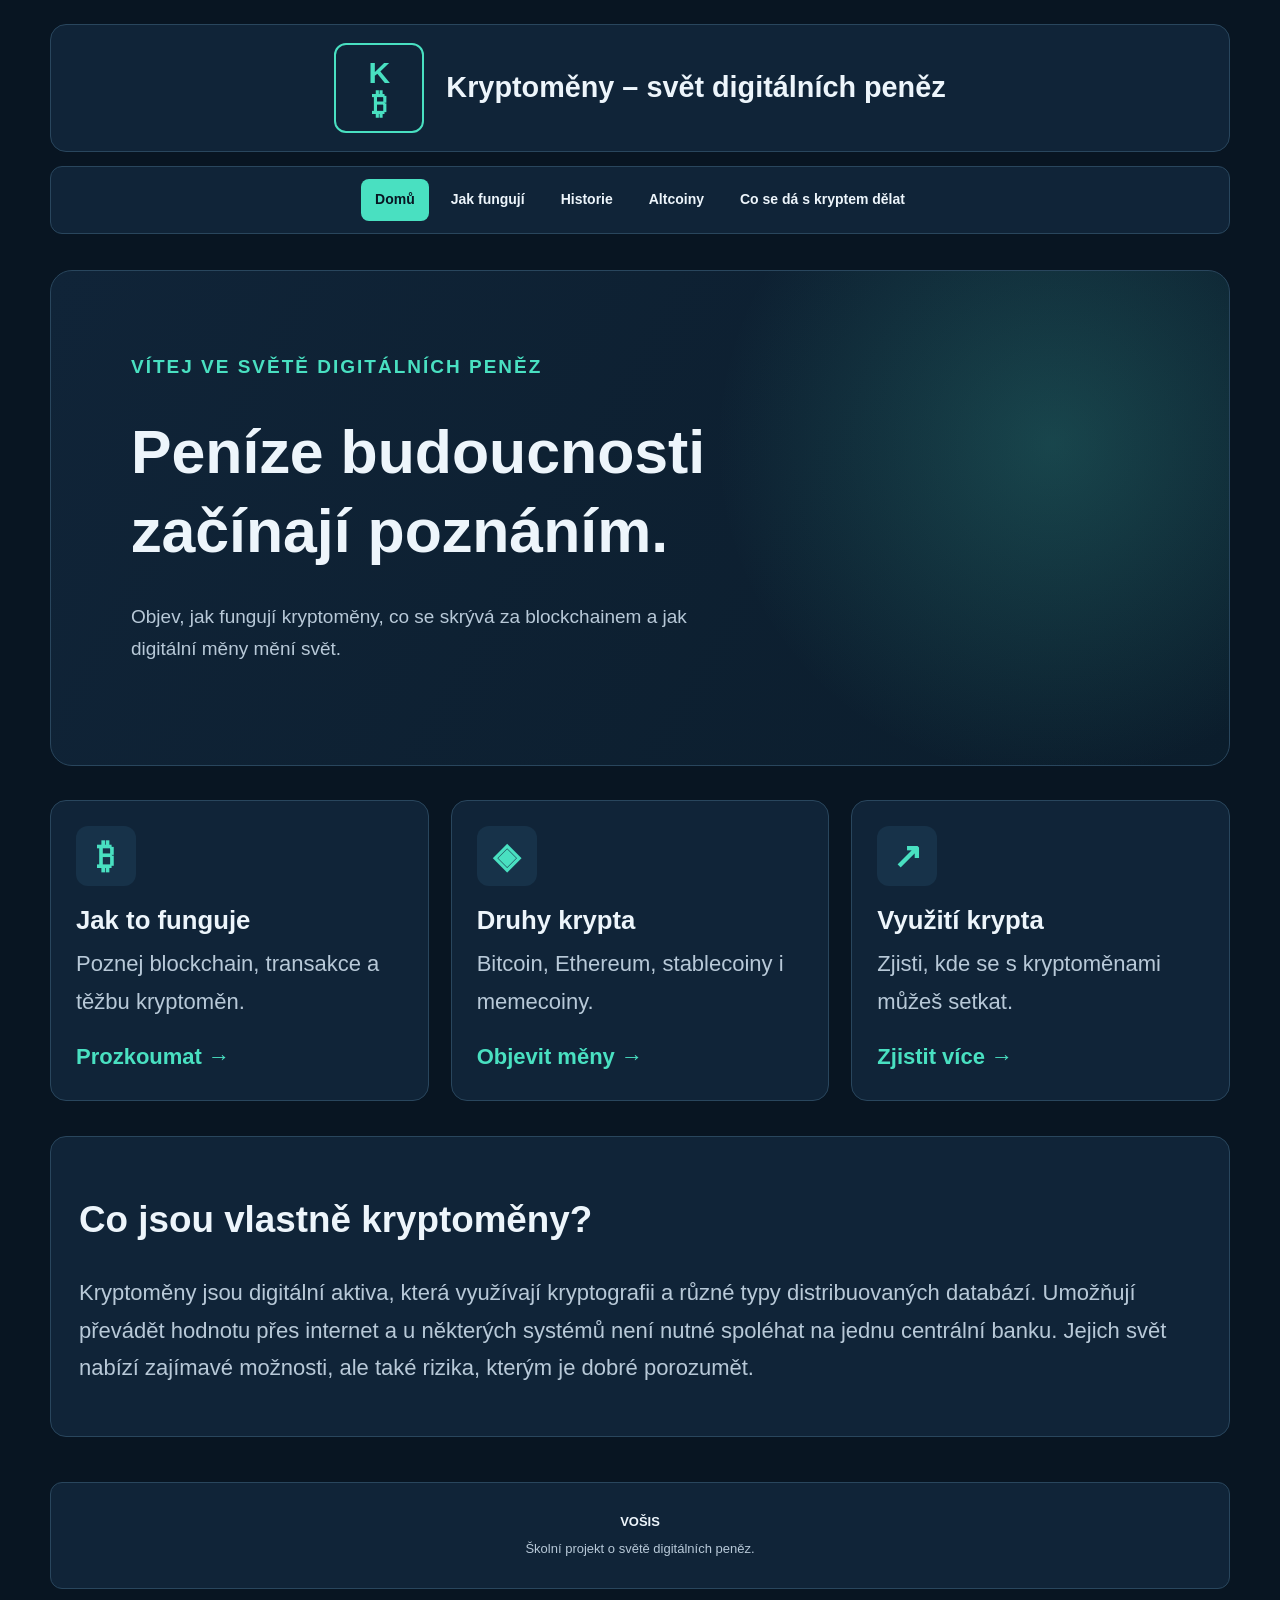
<file: index.html>
<!DOCTYPE html>
<html lang="cs">
<head>
    <meta charset="UTF-8">
    <meta name="viewport" content="width=device-width, initial-scale=1.0">
    <title>Kryptoměny – svět digitálních peněz</title>
    <link rel="icon" type="image/png" href="favicon.png">
    <link rel="stylesheet" href="style.css">
</head>
<body>

<div class="stranka">

    <div class="horni-panel">

    <header class="hlavicka">
        <a href="index.html" class="logo">K<br>₿</a>
        <h1>Kryptoměny – svět digitálních peněz</h1>
    </header>

    <nav class="navigace">
    <a href="index.html" class="aktivni">Domů</a>
    <a href="fungovani.html">Jak fungují</a>
    <a href="historie.html">Historie</a>
    <a href="altcoiny.html">Altcoiny</a>
    <a href="vyuziti.html">Co se dá s kryptem dělat</a>
</nav>

</div>

    <main>
        <section class="uvodni-banner">
            <div class="uvodni-obsah">
                <p class="nadpis-maly">VÍTEJ VE SVĚTĚ DIGITÁLNÍCH PENĚZ</p>
                <h2>Peníze budoucnosti<br>začínají poznáním.</h2>
                <p>
                    Objev, jak fungují kryptoměny, co se skrývá
                    za blockchainem a jak digitální měny mění svět.
                </p>
            </div>
        </section>

        <section class="rozcestnik">
            <a href="fungovani.html" class="rozcestnik-karta">
                <span class="karta-ikona">₿</span>
                <h3>Jak to funguje</h3>
                <p>Poznej blockchain, transakce a těžbu kryptoměn.</p>
                <span class="odkaz">Prozkoumat →</span>
            </a>

            <a href="altcoiny.html" class="rozcestnik-karta">
                <span class="karta-ikona">◈</span>
                <h3>Druhy krypta</h3>
                <p>Bitcoin, Ethereum, stablecoiny i memecoiny.</p>
                <span class="odkaz">Objevit měny →</span>
            </a>

            <a href="vyuziti.html" class="rozcestnik-karta">
                <span class="karta-ikona">↗</span>
                <h3>Využití krypta</h3>
                <p>Zjisti, kde se s kryptoměnami můžeš setkat.</p>
                <span class="odkaz">Zjistit více →</span>
            </a>
        </section>

        <section class="uvodni-info">
            <h2>Co jsou vlastně kryptoměny?</h2>
            <p>
                Kryptoměny jsou digitální aktiva, která využívají
                kryptografii a různé typy distribuovaných databází.
                Umožňují převádět hodnotu přes internet a u některých
                systémů není nutné spoléhat na jednu centrální banku.
                Jejich svět nabízí zajímavé možnosti, ale také rizika,
                kterým je dobré porozumět.
            </p>
        </section>
    </main>

    <footer class="paticka">
        <p>VOŠIS</p>
        <p>Školní projekt o světě digitálních peněz.</p>
    </footer>

</div>

</body>
</html>
</file>
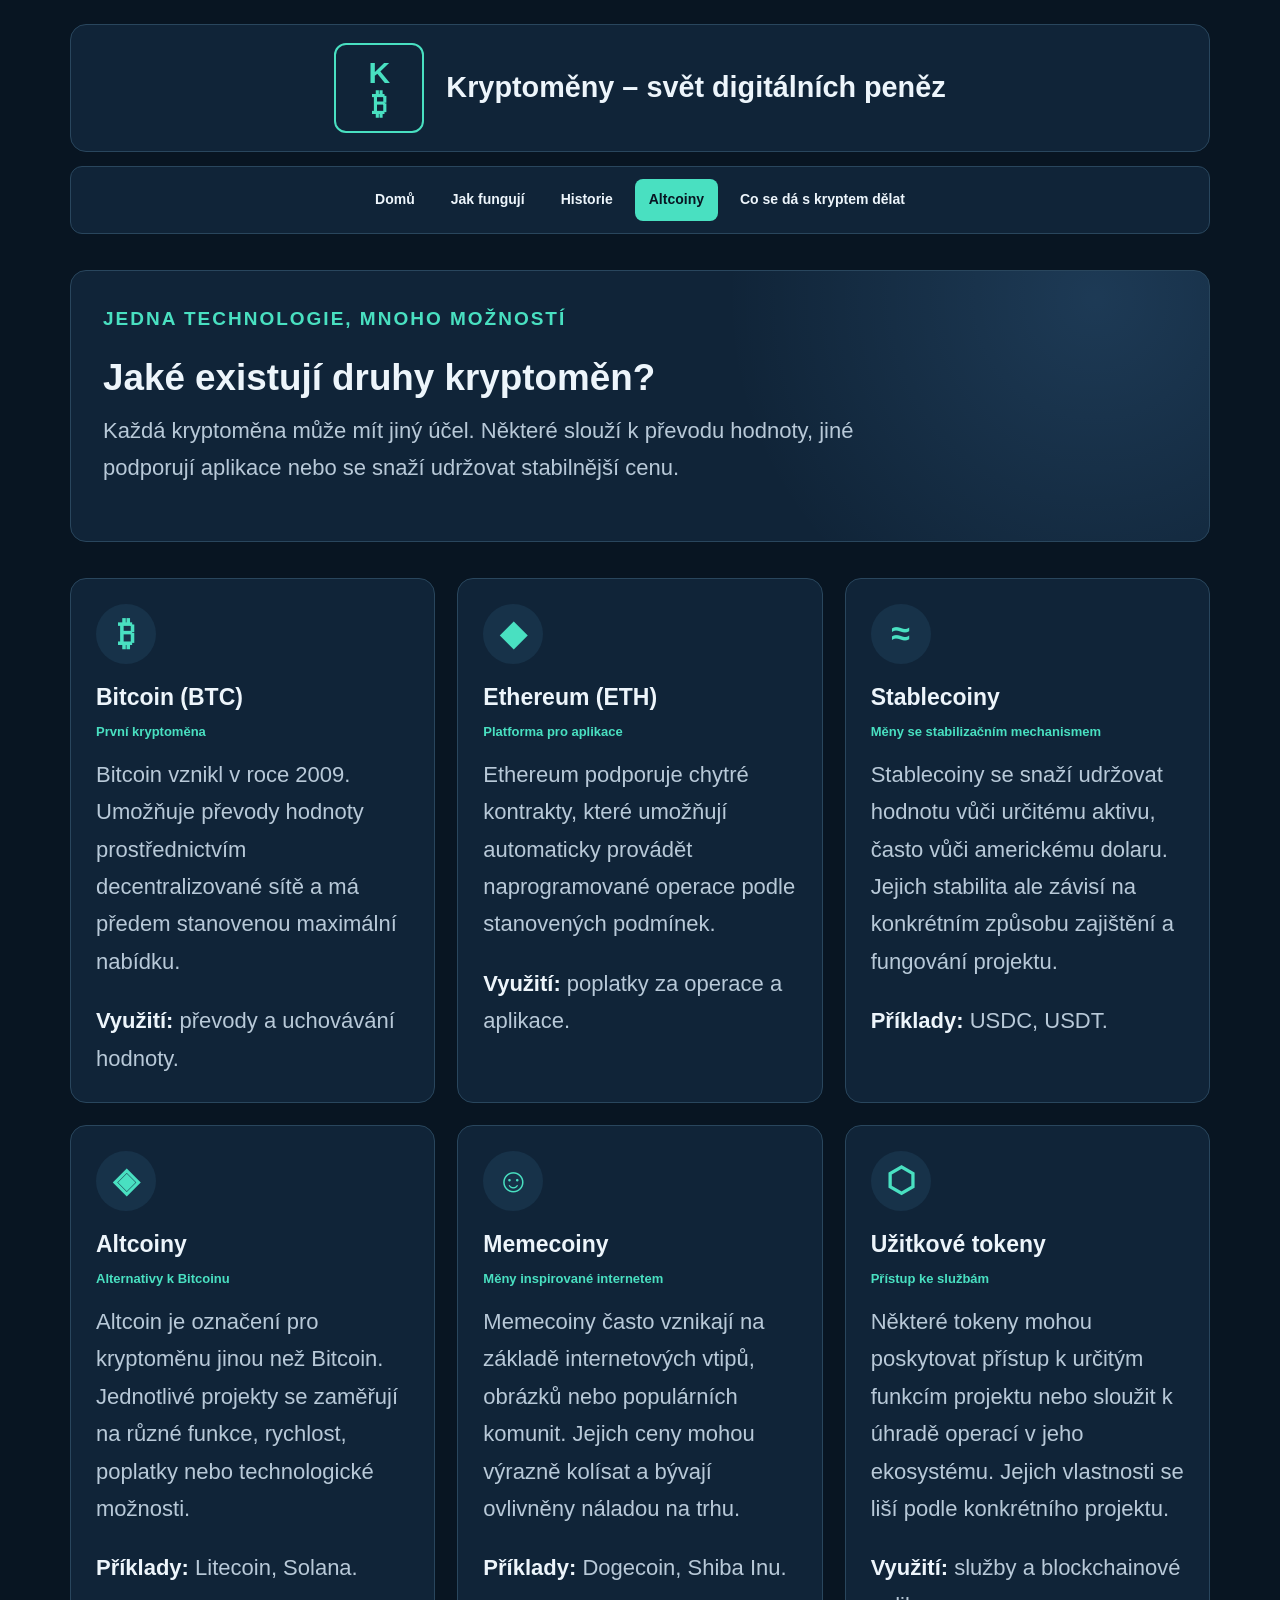
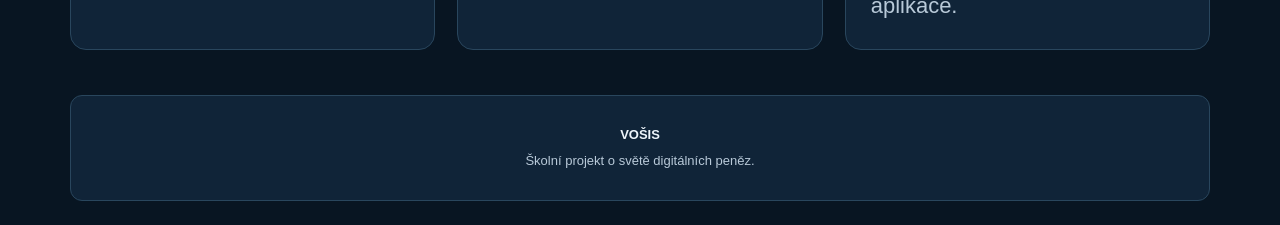
<file: altcoiny.html>
<!DOCTYPE html>
<html lang="cs">
<head>
    <meta charset="UTF-8">
    <meta name="viewport" content="width=device-width, initial-scale=1.0">
    <title>Altcoiny a druhy kryptoměn | Kryptoměny</title>
    <link rel="icon" type="image/png" href="favicon.png">
    <link rel="stylesheet" href="style.css">
</head>
<body>

<div class="stranka">

    <div class="stranka">

    <div class="horni-panel">

    <header class="hlavicka">
        <a href="index.html" class="logo">K<br>₿</a>
        <h1>Kryptoměny – svět digitálních peněz</h1>
    </header>

   <nav class="navigace">
    <a href="index.html">Domů</a>
    <a href="fungovani.html">Jak fungují</a>
    <a href="historie.html">Historie</a>
    <a href="altcoiny.html" class="aktivni">Altcoiny</a>
    <a href="vyuziti.html">Co se dá s kryptem dělat</a>
</nav>

</div>
    <main>
        <section class="historie-uvod">
            <p class="nadpis-maly">JEDNA TECHNOLOGIE, MNOHO MOŽNOSTÍ</p>
            <h2>Jaké existují druhy kryptoměn?</h2>
            <p>
                Každá kryptoměna může mít jiný účel.
                Některé slouží k převodu hodnoty, jiné podporují
                aplikace nebo se snaží udržovat stabilnější cenu.
            </p>
        </section>

        <section class="krypto-karty">

            <article class="krypto-karta bitcoin">
                <div class="mince">₿</div>
                <h2>Bitcoin (BTC)</h2>
                <p class="kategorie">První kryptoměna</p>
                <p>
                    Bitcoin vznikl v roce 2009. Umožňuje převody
                    hodnoty prostřednictvím decentralizované sítě
                    a má předem stanovenou maximální nabídku.
                </p>
                <p><strong>Využití:</strong> převody a uchovávání hodnoty.</p>
            </article>

            <article class="krypto-karta ethereum">
                <div class="mince">◆</div>
                <h2>Ethereum (ETH)</h2>
                <p class="kategorie">Platforma pro aplikace</p>
                <p>
                    Ethereum podporuje chytré kontrakty, které
                    umožňují automaticky provádět naprogramované
                    operace podle stanovených podmínek.
                </p>
                <p><strong>Využití:</strong> poplatky za operace a aplikace.</p>
            </article>

            <article class="krypto-karta stablecoin">
                <div class="mince">≈</div>
                <h2>Stablecoiny</h2>
                <p class="kategorie">Měny se stabilizačním mechanismem</p>
                <p>
                    Stablecoiny se snaží udržovat hodnotu vůči
                    určitému aktivu, často vůči americkému dolaru.
                    Jejich stabilita ale závisí na konkrétním
                    způsobu zajištění a fungování projektu.
                </p>
                <p><strong>Příklady:</strong> USDC, USDT.</p>
            </article>

            <article class="krypto-karta altcoin">
                <div class="mince">◈</div>
                <h2>Altcoiny</h2>
                <p class="kategorie">Alternativy k Bitcoinu</p>
                <p>
                    Altcoin je označení pro kryptoměnu jinou
                    než Bitcoin. Jednotlivé projekty se zaměřují
                    na různé funkce, rychlost, poplatky nebo
                    technologické možnosti.
                </p>
                <p><strong>Příklady:</strong> Litecoin, Solana.</p>
            </article>

            <article class="krypto-karta memecoin">
                <div class="mince">☺</div>
                <h2>Memecoiny</h2>
                <p class="kategorie">Měny inspirované internetem</p>
                <p>
                    Memecoiny často vznikají na základě internetových
                    vtipů, obrázků nebo populárních komunit.
                    Jejich ceny mohou výrazně kolísat a bývají
                    ovlivněny náladou na trhu.
                </p>
                <p><strong>Příklady:</strong> Dogecoin, Shiba Inu.</p>
            </article>

            <article class="krypto-karta tokeny">
                <div class="mince">⬡</div>
                <h2>Užitkové tokeny</h2>
                <p class="kategorie">Přístup ke službám</p>
                <p>
                    Některé tokeny mohou poskytovat přístup
                    k určitým funkcím projektu nebo sloužit
                    k úhradě operací v jeho ekosystému.
                    Jejich vlastnosti se liší podle konkrétního
                    projektu.
                </p>
                <p><strong>Využití:</strong> služby a blockchainové aplikace.</p>
            </article>

        </section>

           </main>

    <footer class="paticka">
        <p>VOŠIS</p>
        <p>Školní projekt o světě digitálních peněz.</p>

    </footer>

</div>

</body>
</html>
</file>
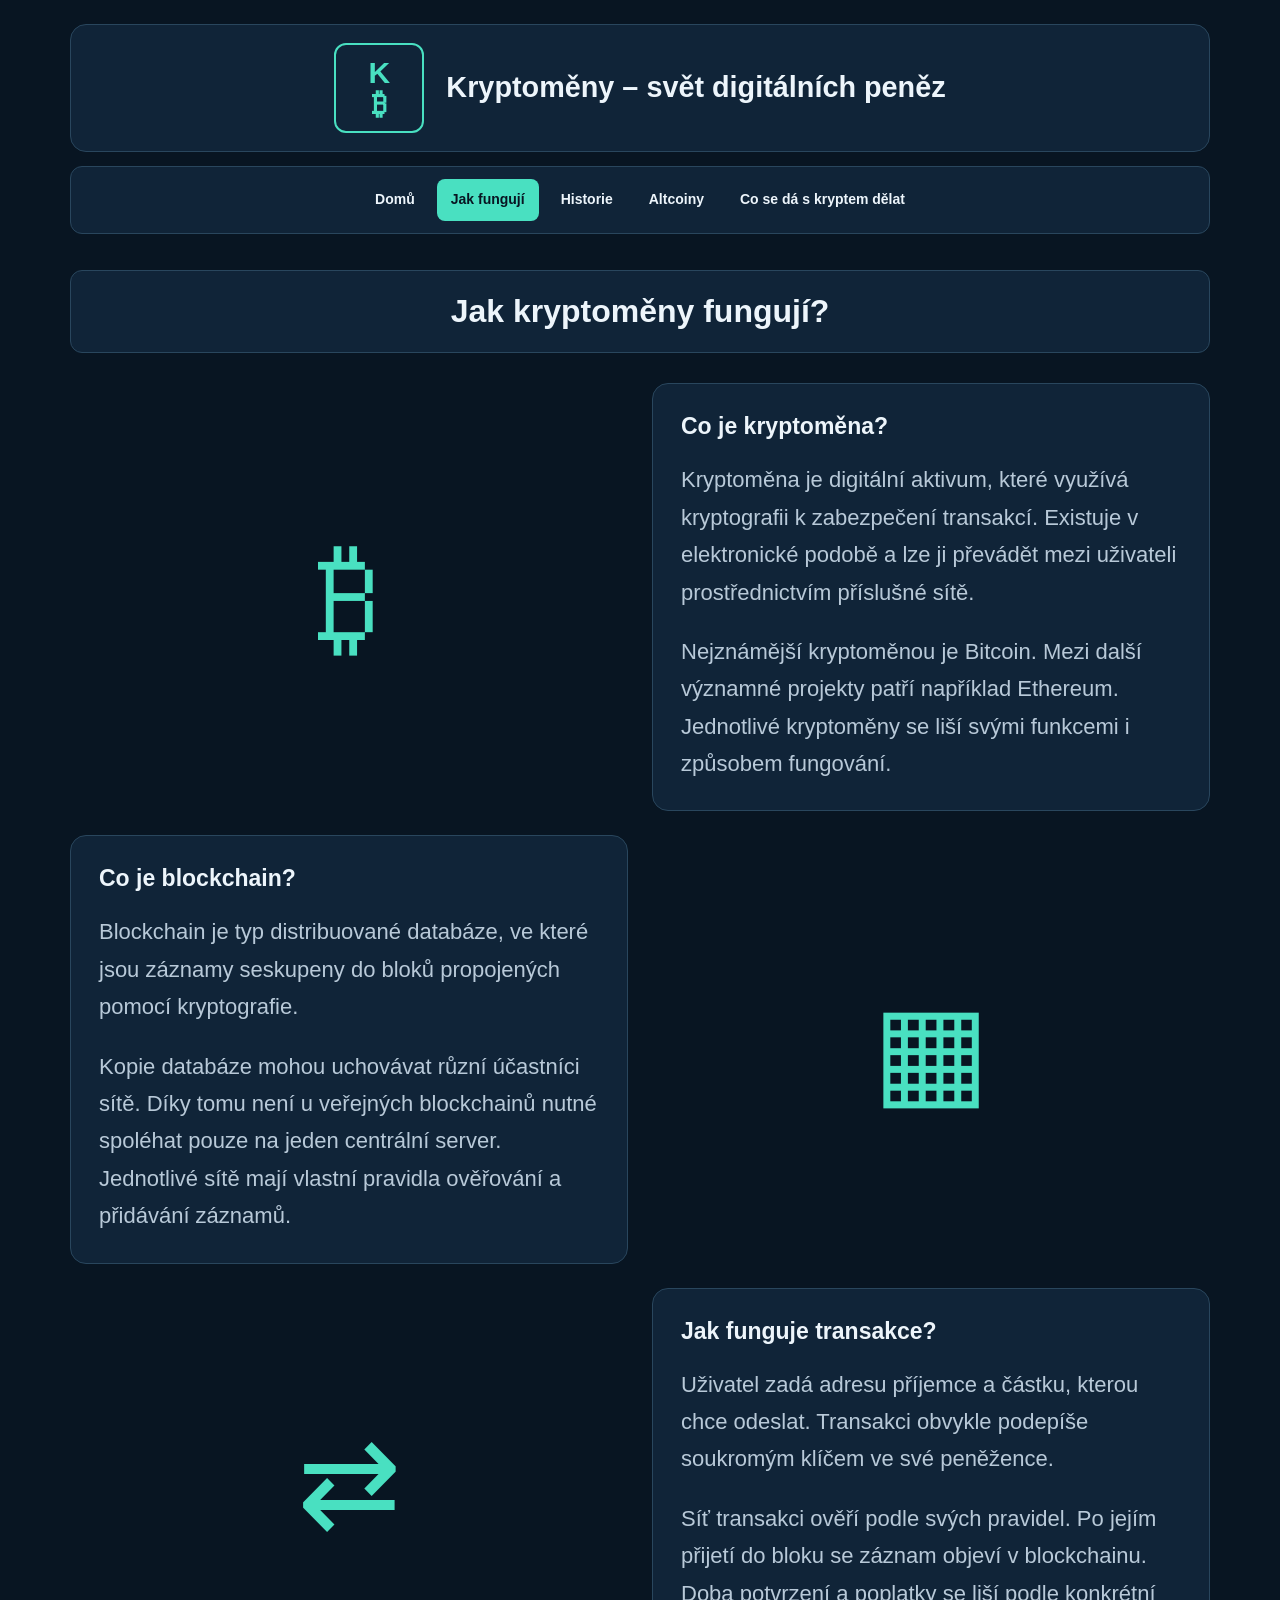
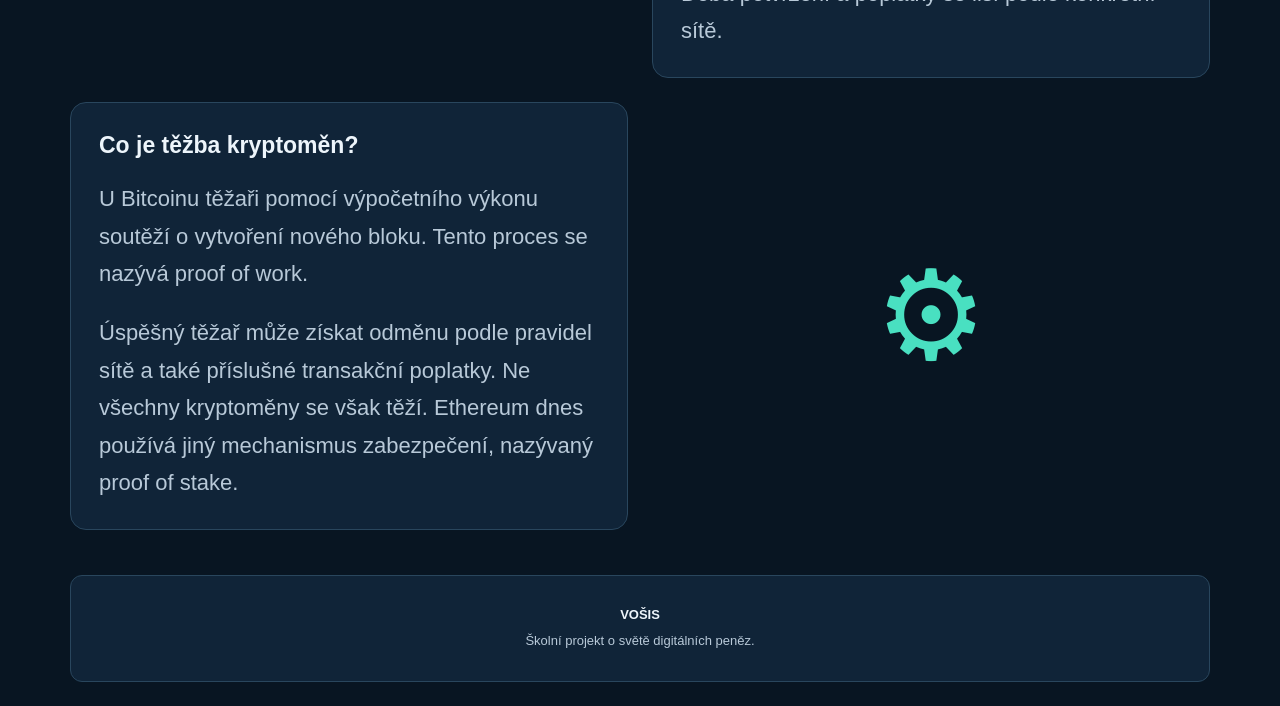
<file: fungovani.html>
<!DOCTYPE html>
<html lang="cs">
<head>
    <meta charset="UTF-8">
    <meta name="viewport" content="width=device-width, initial-scale=1.0">
    <title>Jak kryptoměny fungují | Kryptoměny</title>
    <link rel="icon" type="image/png" href="favicon.png">
    <link rel="stylesheet" href="style.css">
</head>
<body>

<div class="stranka">

    <div class="stranka">

    <div class="horni-panel">

    <header class="hlavicka">
        <a href="index.html" class="logo">K<br>₿</a>
        <h1>Kryptoměny – svět digitálních peněz</h1>
    </header>

    <nav class="navigace">
    <a href="index.html">Domů</a>
    <a href="fungovani.html" class="aktivni">Jak fungují</a>
    <a href="historie.html">Historie</a>
    <a href="altcoiny.html">Altcoiny</a>
    <a href="vyuziti.html">Co se dá s kryptem dělat</a>
</nav>

</div>
    <main>
        <h2 class="nadpis-stranky">Jak kryptoměny fungují?</h2>

        <section class="stridavy-obsah">

            <div class="obrazek-blok">
                <span class="velky-symbol">₿</span>
                
            </div>

            <article class="text-blok">
                <h2>Co je kryptoměna?</h2>
                <p>
                    Kryptoměna je digitální aktivum, které využívá
                    kryptografii k zabezpečení transakcí. Existuje
                    v elektronické podobě a lze ji převádět mezi
                    uživateli prostřednictvím příslušné sítě.
                </p>
                <p>
                    Nejznámější kryptoměnou je Bitcoin. Mezi další
                    významné projekty patří například Ethereum.
                    Jednotlivé kryptoměny se liší svými funkcemi
                    i způsobem fungování.
                </p>
            </article>

            <article class="text-blok">
                <h2>Co je blockchain?</h2>
                <p>
                    Blockchain je typ distribuované databáze,
                    ve které jsou záznamy seskupeny do bloků
                    propojených pomocí kryptografie.
                </p>
                <p>
                    Kopie databáze mohou uchovávat různí účastníci
                    sítě. Díky tomu není u veřejných blockchainů
                    nutné spoléhat pouze na jeden centrální server.
                    Jednotlivé sítě mají vlastní pravidla ověřování
                    a přidávání záznamů.
                </p>
            </article>

            <div class="obrazek-blok">
                <span class="velky-symbol">▦</span>
                
            </div>

            <div class="obrazek-blok">
                <span class="velky-symbol">⇄</span>
                
            </div>

            <article class="text-blok">
                <h2>Jak funguje transakce?</h2>
                <p>
                    Uživatel zadá adresu příjemce a částku, kterou
                    chce odeslat. Transakci obvykle podepíše
                    soukromým klíčem ve své peněžence.
                </p>
                <p>
                    Síť transakci ověří podle svých pravidel.
                    Po jejím přijetí do bloku se záznam objeví
                    v blockchainu. Doba potvrzení a poplatky
                    se liší podle konkrétní sítě.
                </p>
            </article>

            <article class="text-blok">
                <h2>Co je těžba kryptoměn?</h2>
                <p>
                    U Bitcoinu těžaři pomocí výpočetního výkonu
                    soutěží o vytvoření nového bloku. Tento proces
                    se nazývá proof of work.
                </p>
                <p>
                    Úspěšný těžař může získat odměnu podle pravidel
                    sítě a také příslušné transakční poplatky.
                    Ne všechny kryptoměny se však těží. Ethereum
                    dnes používá jiný mechanismus zabezpečení,
                    nazývaný proof of stake.
                </p>
            </article>

            <div class="obrazek-blok">
                <span class="velky-symbol">⚙</span>
                
            </div>

        </section>

        
    </main>

    <footer class="paticka">
       <p>VOŠIS</p>
    	 <p>Školní projekt o světě digitálních peněz.</p>

    </footer>

</div>

</body>
</html>
</file>
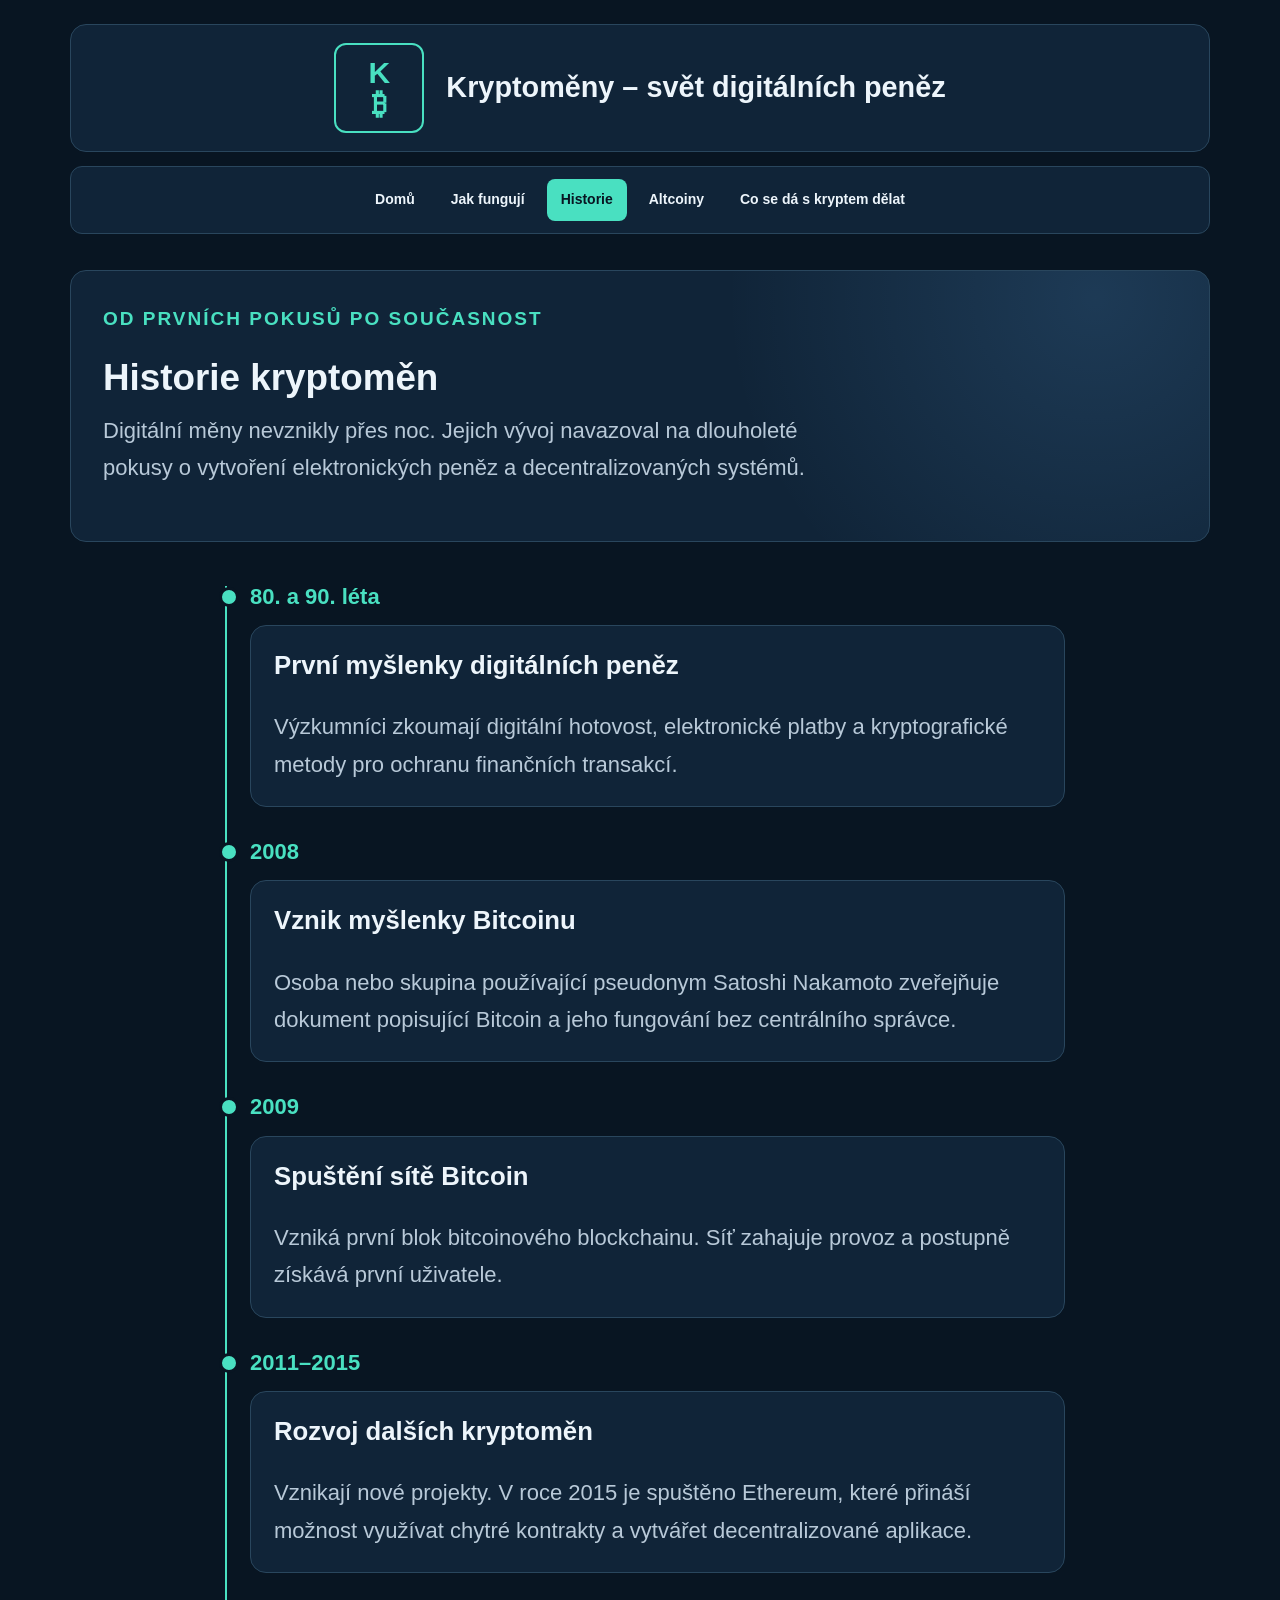
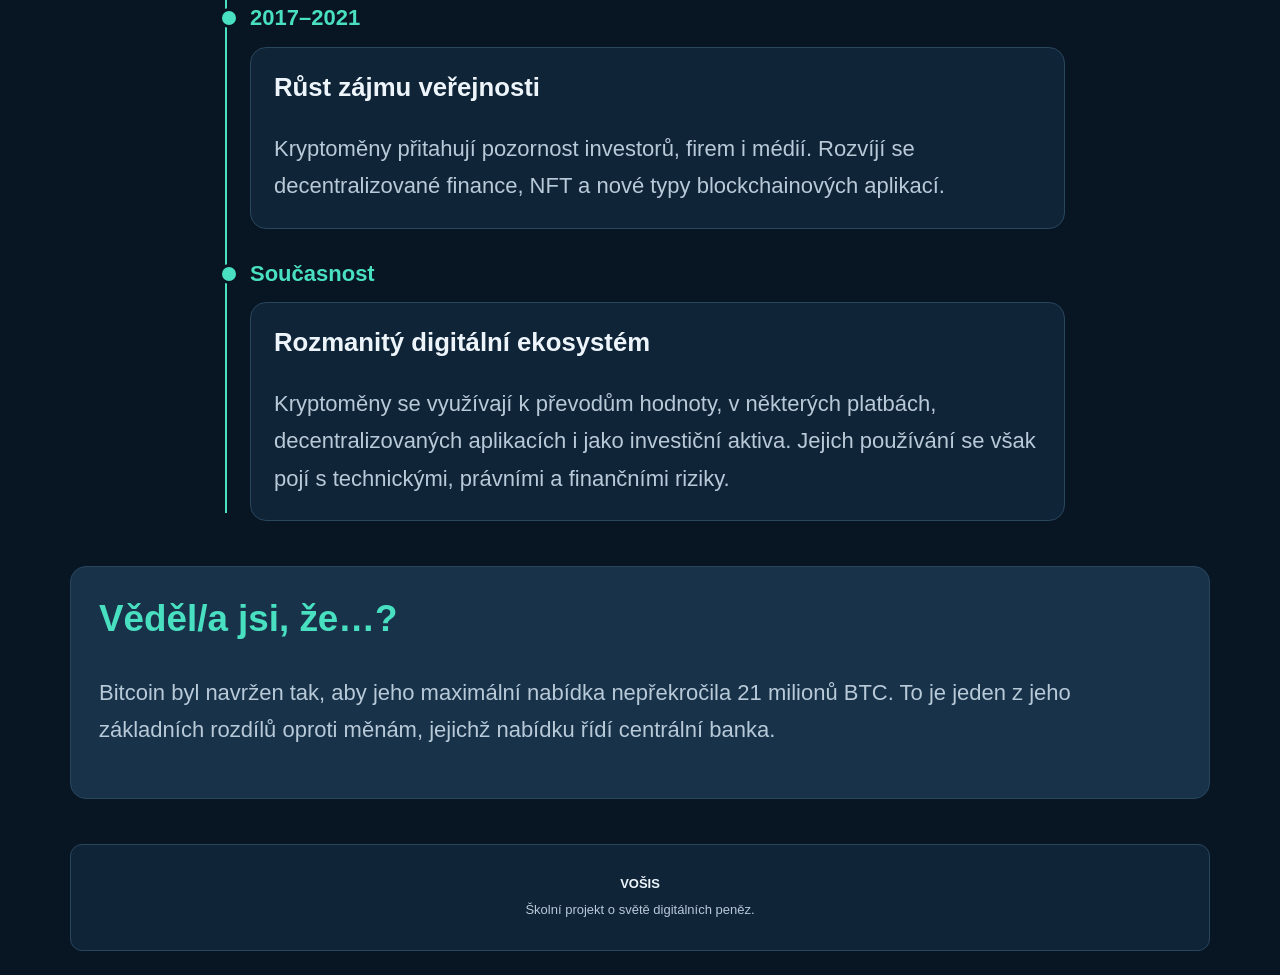
<file: historie.html>
<!DOCTYPE html>
<html lang="cs">
<head>
    <meta charset="UTF-8">
    <meta name="viewport" content="width=device-width, initial-scale=1.0">
    <title>Historie kryptoměn | Kryptoměny</title>
    <link rel="icon" type="image/png" href="favicon.png">
    <link rel="stylesheet" href="style.css">
</head>
<body>

<div class="stranka">

   <div class="stranka">

    <div class="horni-panel">

    <header class="hlavicka">
        <a href="index.html" class="logo">K<br>₿</a>
        <h1>Kryptoměny – svět digitálních peněz</h1>
    </header>

    <nav class="navigace">
    <a href="index.html">Domů</a>
    <a href="fungovani.html">Jak fungují</a>
    <a href="historie.html" class="aktivni">Historie</a>
    <a href="altcoiny.html">Altcoiny</a>
    <a href="vyuziti.html">Co se dá s kryptem dělat</a>
</nav>

</div>
    <main>
        <section class="historie-uvod">
            <p class="nadpis-maly">OD PRVNÍCH POKUSŮ PO SOUČASNOST</p>
            <h2>Historie kryptoměn</h2>
            <p>
                Digitální měny nevznikly přes noc. Jejich vývoj
                navazoval na dlouholeté pokusy o vytvoření
                elektronických peněz a decentralizovaných systémů.
            </p>
        </section>

        <section class="casova-osa">

            <article class="udalost">
                <span class="rok">80. a 90. léta</span>
                <div class="udalost-karta">
                    <h3>První myšlenky digitálních peněz</h3>
                    <p>
                        Výzkumníci zkoumají digitální hotovost,
                        elektronické platby a kryptografické
                        metody pro ochranu finančních transakcí.
                    </p>
                </div>
            </article>

            <article class="udalost">
                <span class="rok">2008</span>
                <div class="udalost-karta">
                    <h3>Vznik myšlenky Bitcoinu</h3>
                    <p>
                        Osoba nebo skupina používající pseudonym
                        Satoshi Nakamoto zveřejňuje dokument
                        popisující Bitcoin a jeho fungování
                        bez centrálního správce.
                    </p>
                </div>
            </article>

            <article class="udalost">
                <span class="rok">2009</span>
                <div class="udalost-karta">
                    <h3>Spuštění sítě Bitcoin</h3>
                    <p>
                        Vzniká první blok bitcoinového blockchainu.
                        Síť zahajuje provoz a postupně získává
                        první uživatele.
                    </p>
                </div>
            </article>

            <article class="udalost">
                <span class="rok">2011–2015</span>
                <div class="udalost-karta">
                    <h3>Rozvoj dalších kryptoměn</h3>
                    <p>
                        Vznikají nové projekty. V roce 2015 je
                        spuštěno Ethereum, které přináší možnost
                        využívat chytré kontrakty a vytvářet
                        decentralizované aplikace.
                    </p>
                </div>
            </article>

            <article class="udalost">
                <span class="rok">2017–2021</span>
                <div class="udalost-karta">
                    <h3>Růst zájmu veřejnosti</h3>
                    <p>
                        Kryptoměny přitahují pozornost investorů,
                        firem i médií. Rozvíjí se decentralizované
                        finance, NFT a nové typy blockchainových
                        aplikací.
                    </p>
                </div>
            </article>

            <article class="udalost">
                <span class="rok">Současnost</span>
                <div class="udalost-karta">
                    <h3>Rozmanitý digitální ekosystém</h3>
                    <p>
                        Kryptoměny se využívají k převodům hodnoty,
                        v některých platbách, decentralizovaných
                        aplikacích i jako investiční aktiva.
                        Jejich používání se však pojí s technickými,
                        právními a finančními riziky.
                    </p>
                </div>
            </article>

        </section>

        <section class="zajimavost">
            <h2>Věděl/a jsi, že…?</h2>
            <p>
                Bitcoin byl navržen tak, aby jeho maximální nabídka
                nepřekročila 21 milionů BTC. To je jeden z jeho
                základních rozdílů oproti měnám, jejichž nabídku
                řídí centrální banka.
            </p>
        </section>
    </main>

    <footer class="paticka">
        <p>VOŠIS</p>
        <p>Školní projekt o světě digitálních peněz.</p>

    </footer>

</div>

</body>
</html>
</file>
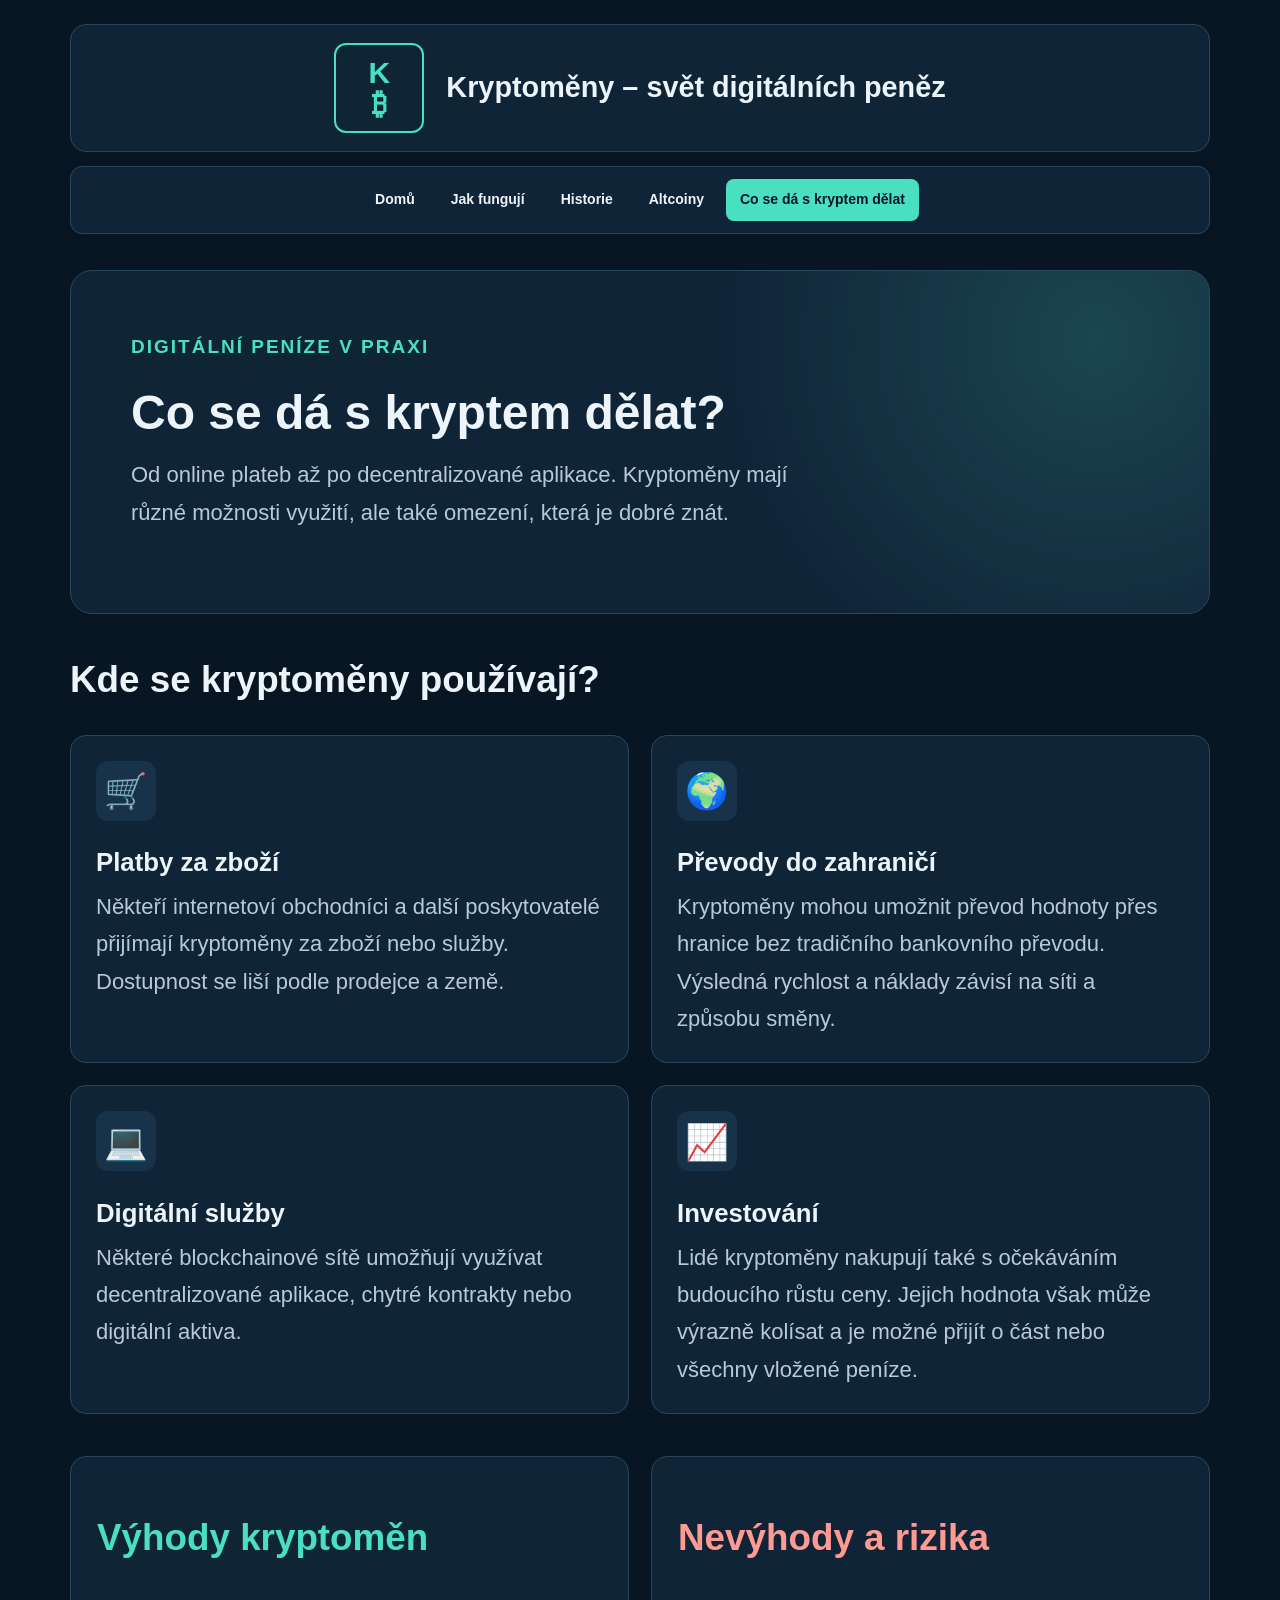
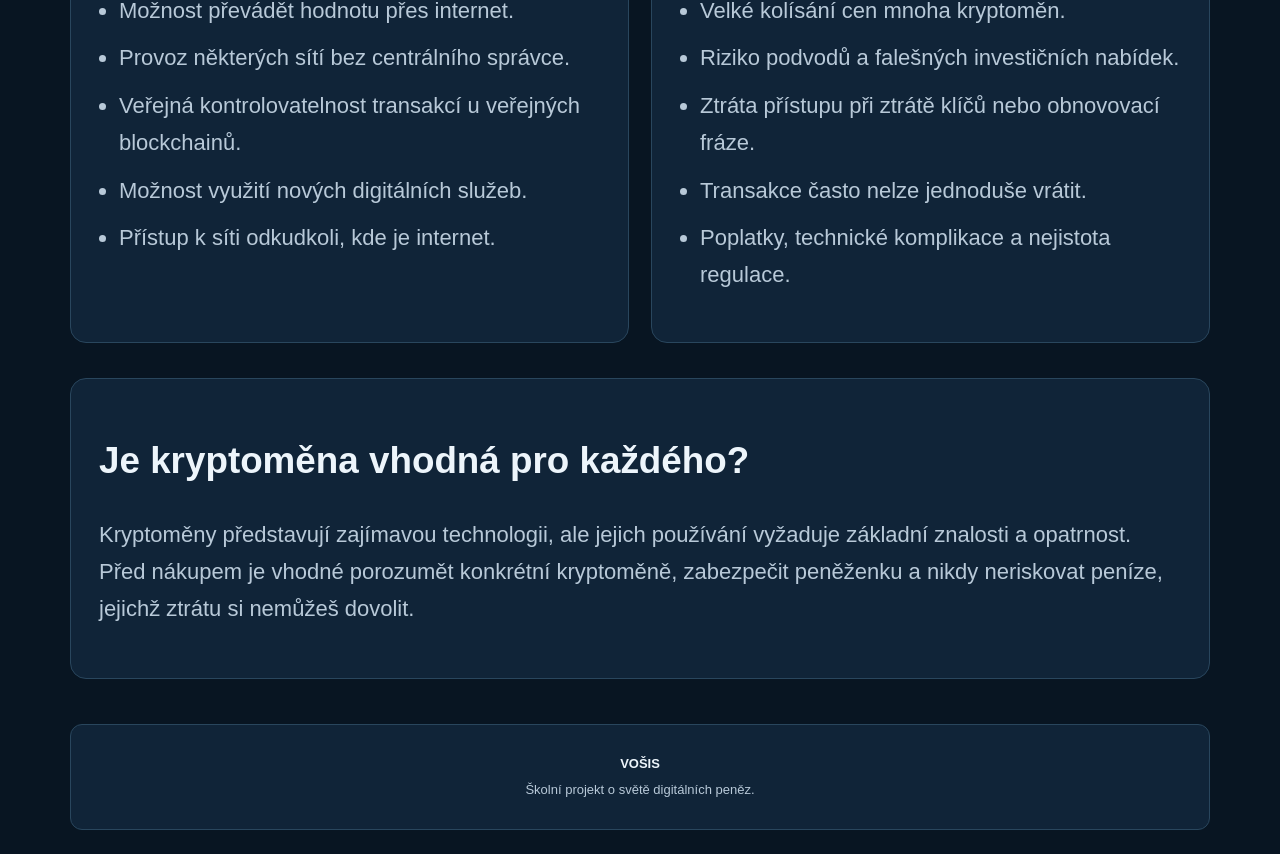
<file: vyuziti.html>
<!DOCTYPE html>
<html lang="cs">
<head>
    <meta charset="UTF-8">
    <meta name="viewport" content="width=device-width, initial-scale=1.0">
    <title>Využití kryptoměn | Kryptoměny</title>
    <link rel="icon" type="image/png" href="favicon.png">
    <link rel="stylesheet" href="style.css">
</head>
<body>

<div class="stranka">

   <div class="stranka">

    <div class="horni-panel">

    <header class="hlavicka">
        <a href="index.html" class="logo">K<br>₿</a>
        <h1>Kryptoměny – svět digitálních peněz</h1>
    </header>

    <nav class="navigace">
    <a href="index.html">Domů</a>
    <a href="fungovani.html">Jak fungují</a>
    <a href="historie.html">Historie</a>
    <a href="altcoiny.html">Altcoiny</a>
    <a href="vyuziti.html" class="aktivni">Co se dá s kryptem dělat</a>
</nav>

</div>
    <main>
        <section class="vyuziti-banner">
            <p class="nadpis-maly">DIGITÁLNÍ PENÍZE V PRAXI</p>
            <h2>Co se dá s kryptem dělat?</h2>
            <p>
                Od online plateb až po decentralizované aplikace.
                Kryptoměny mají různé možnosti využití, ale také
                omezení, která je dobré znát.
            </p>
        </section>

        <section class="vyuziti-sekce">
            <h2>Kde se kryptoměny používají?</h2>

            <div class="vyuziti-karty">
                <article class="vyuziti-karta">
                    <span class="karta-ikona">🛒</span>
                    <h3>Platby za zboží</h3>
                    <p>
                        Někteří internetoví obchodníci a další
                        poskytovatelé přijímají kryptoměny za
                        zboží nebo služby. Dostupnost se liší
                        podle prodejce a země.
                    </p>
                </article>

                <article class="vyuziti-karta">
                    <span class="karta-ikona">🌍</span>
                    <h3>Převody do zahraničí</h3>
                    <p>
                        Kryptoměny mohou umožnit převod hodnoty
                        přes hranice bez tradičního bankovního
                        převodu. Výsledná rychlost a náklady
                        závisí na síti a způsobu směny.
                    </p>
                </article>

                <article class="vyuziti-karta">
                    <span class="karta-ikona">💻</span>
                    <h3>Digitální služby</h3>
                    <p>
                        Některé blockchainové sítě umožňují
                        využívat decentralizované aplikace,
                        chytré kontrakty nebo digitální aktiva.
                    </p>
                </article>

                <article class="vyuziti-karta">
                    <span class="karta-ikona">📈</span>
                    <h3>Investování</h3>
                    <p>
                        Lidé kryptoměny nakupují také s očekáváním
                        budoucího růstu ceny. Jejich hodnota
                        však může výrazně kolísat a je možné
                        přijít o část nebo všechny vložené peníze.
                    </p>
                </article>
            </div>
        </section>

        <section class="vyhody-nevyhody">
            <article class="vyhody">
                <h2>Výhody kryptoměn</h2>
                <ul>
                    <li>Možnost převádět hodnotu přes internet.</li>
                    <li>Provoz některých sítí bez centrálního správce.</li>
                    <li>Veřejná kontrolovatelnost transakcí u veřejných blockchainů.</li>
                    <li>Možnost využití nových digitálních služeb.</li>
                    <li>Přístup k síti odkudkoli, kde je internet.</li>
                </ul>
            </article>

            <article class="nevyhody">
                <h2>Nevýhody a rizika</h2>
                <ul>
                    <li>Velké kolísání cen mnoha kryptoměn.</li>
                    <li>Riziko podvodů a falešných investičních nabídek.</li>
                    <li>Ztráta přístupu při ztrátě klíčů nebo obnovovací fráze.</li>
                    <li>Transakce často nelze jednoduše vrátit.</li>
                    <li>Poplatky, technické komplikace a nejistota regulace.</li>
                </ul>
            </article>
        </section>

        <section class="zaver">
            <h2>Je kryptoměna vhodná pro každého?</h2>
            <p>
                Kryptoměny představují zajímavou technologii,
                ale jejich používání vyžaduje základní znalosti
                a opatrnost. Před nákupem je vhodné porozumět
                konkrétní kryptoměně, zabezpečit peněženku
                a nikdy neriskovat peníze, jejichž ztrátu
                si nemůžeš dovolit.
            </p>
        </section>
    </main>

    <footer class="paticka">
        <p>VOŠIS</p>
        <p>Školní projekt o světě digitálních peněz.</p>

    </footer>

</div>

</body>
</html>
</file>
<file: style.css>
/* =========================================
   KRYPTOMĚNY – SPOLEČNÝ STYL WEBU
   ========================================= */

:root {
    --pozadi: #081522;
    --pozadi-karty: #102438;
    --pozadi-svetle: #173249;
    --tyrkysova: #49e0c1;
    --modra: #69b9ff;
    --text: #edf5fb;
    --text-tlumeny: #b8c9d8;
    --okraj: #29465d;
    --radius: 16px;
    --sirka: 1180px;
}

* {
    box-sizing: border-box;
}

html {
    scroll-behavior: smooth;
}

body {
    margin: 0;
    background: var(--pozadi);
    color: var(--text);
    font-family: Arial, Helvetica, sans-serif;
    font-size: 22px;
    line-height: 1.7;
}

a {
    color: inherit;
    text-decoration: none;
}

p {
    margin-top: 0;
    color: var(--text-tlumeny);
}

h1, h2, h3 {
    line-height: 1.3;
}

h2 {
    font-size: clamp(1.6rem, 3vw, 2.3rem);
}

.stranka {
    width: min(var(--sirka), calc(100% - 40px));
    margin: 24px auto;
}

/* =========================================
   HORNÍ PANEL – HLAVIČKA A NAVIGACE
   ========================================= */

.horni-panel {
    position: sticky;
    top: 0;
    z-index: 1000;
    background: var(--pozadi);
}

/* HLAVIČKA */

.hlavicka {
    display: flex;
    align-items: center;
    justify-content: center;
    gap: 22px;
    min-height: 100px;
    padding: 18px 28px;
    border: 1px solid var(--okraj);
    border-radius: var(--radius);
    background: var(--pozadi-karty);
}

.hlavicka h1 {
    margin: 0;
    font-size: clamp(1.1rem, 2.5vw, 1.8rem);
    text-align: center;
}

.logo {
    display: flex;
    flex-shrink: 0;
    align-items: center;
    justify-content: center;
    width: 90px;
    height: 90px;
    border: 2px solid var(--tyrkysova);
    border-radius: 12px;
    color: var(--tyrkysova);
    font-size: 30px;
    font-weight: bold;
    line-height: 1.05;
    text-align: center;
}

/* NAVIGACE */

.navigace {
    display: flex;
    flex-wrap: wrap;
    justify-content: center;
    gap: 8px;
    margin: 14px 0 36px;
    padding: 12px;
    border: 1px solid var(--okraj);
    border-radius: 12px;
    background: var(--pozadi-karty);
}

.navigace a {
    padding: 9px 14px;
    border-radius: 8px;
    color: var(--text);
    font-size: 14px;
    font-weight: bold;
    transition: background 0.2s, color 0.2s;
}

.navigace a:hover,
.navigace a:focus-visible,
.navigace a.aktivni {
    background: var(--tyrkysova);
    color: var(--pozadi);
}

/* ÚVODNÍ STRÁNKA */

.uvodni-banner {
    display: flex;
    align-items: center;
    min-height: 380px;
    padding: clamp(28px, 7vw, 80px);
    overflow: hidden;
    border: 1px solid var(--okraj);
    border-radius: 22px;
    background:
        radial-gradient(circle at 85% 35%,
            rgba(73, 224, 193, 0.20), transparent 32%),
        linear-gradient(120deg, #102438, #0b1d2c);
}

.uvodni-obsah {
    max-width: 690px;
}

.nadpis-maly {
    color: var(--tyrkysova);
    font-size: 19px;
    font-weight: bold;
    letter-spacing: 2px;
}

.uvodni-banner h2 {
    margin: 30px 0;
    font-size: clamp(2rem, 5vw, 3.8rem);
}

.uvodni-banner p:not(.nadpis-maly) {
    max-width: 600px;
    font-size: 19px;
}

.rozcestnik {
    display: grid;
    grid-template-columns: repeat(3, minmax(0, 1fr));
    gap: 22px;
    margin: 34px 0;
}

.rozcestnik-karta {
    display: flex;
    flex-direction: column;
    align-items: flex-start;
    min-height: 235px;
    padding: 25px;
    border: 1px solid var(--okraj);
    border-radius: var(--radius);
    background: var(--pozadi-karty);
    transition: transform 0.2s, border-color 0.2s;
}

.rozcestnik-karta:hover {
    transform: translateY(-5px);
    border-color: var(--tyrkysova);
}

.karta-ikona {
    display: inline-flex;
    align-items: center;
    justify-content: center;
    width: 60px;
    height: 60px;
    border-radius: 12px;
    background: var(--pozadi-svetle);
    color: var(--tyrkysova);
    font-size: 35px;
    font-weight: bold;
}

.rozcestnik-karta h3 {
    margin: 18px 0 8px;
}

.rozcestnik-karta p {
    margin-bottom: 18px;
}

.odkaz {
    margin-top: auto;
    color: var(--tyrkysova);
    font-weight: bold;
}

.uvodni-info,
.zaver {
    margin: 35px 0;
    padding: 28px;
    border: 1px solid var(--okraj);
    border-radius: var(--radius);
    background: var(--pozadi-karty);
}

/* NADPISY PODSTRÁNEK */

.nadpis-stranky {
    margin: 0 0 30px;
    padding: 20px;
    border: 1px solid var(--okraj);
    border-radius: 12px;
    background: var(--pozadi-karty);
    font-size: clamp(1.5rem, 3vw, 2rem);
    text-align: center;
}

.historie-uvod {
    margin-bottom: 36px;
    padding: 32px;
    border: 1px solid var(--okraj);
    border-radius: var(--radius);
    background:
        radial-gradient(circle at 90% 10%,
            rgba(105, 185, 255, 0.15), transparent 35%),
        var(--pozadi-karty);
}

.historie-uvod h2 {
    margin: 10px 0;
}

.historie-uvod p:last-child {
    max-width: 760px;
}

/* STRÁNKA JAK KRYPTOMĚNY FUNGUJÍ */

.stridavy-obsah {
    display: grid;
    grid-template-columns: 1fr 1fr;
    gap: 24px;
    align-items: stretch;
}

/* místo původního společného pravidla */
.obrazek-blok,
.text-blok {
    display: flex;
    flex-direction: column;
    justify-content: center;
    min-width: 0;
    min-height: 230px;
    padding: 28px;
}

.text-blok {
    border: 1px solid var(--okraj);
    border-radius: var(--radius);
    background: var(--pozadi-karty);
}

.obrazek-blok {
    align-items: center;
    background: transparent;   /* žádné pozadí */
    border: none;              /* žádný rámeček */
    text-align: center;
}


.obrazek-blok p {
    margin: 12px 0 0;
    font-weight: bold;
}

.velky-symbol {
    color: var(--tyrkysova);
    font-size: 125px;
    line-height: 1.2;
}

.text-blok h2 {
    margin-top: 0;
    font-size: 23px;
}

.text-blok p:last-child {
    margin-bottom: 0;
}

.upozorneni {
    margin: 28px 0;
    padding: 22px 25px;
    border-left: 4px solid var(--tyrkysova);
    border-radius: 0 12px 12px 0;
    background: var(--pozadi-karty);
    color: var(--text-tlumeny);
}

.upozorneni strong {
    color: var(--tyrkysova);
}

/* HISTORIE – ČASOVÁ OSA */

.casova-osa {
    position: relative;
    max-width: 850px;
    margin: 0 auto 45px;
    padding-left: 35px;
}

.casova-osa::before {
    position: absolute;
    top: 8px;
    bottom: 8px;
    left: 10px;
    width: 2px;
    background: var(--tyrkysova);
    content: "";
}

.udalost {
    position: relative;
    margin-bottom: 26px;
}

.udalost::before {
    position: absolute;
    top: 9px;
    left: -31px;
    width: 14px;
    height: 14px;
    border: 3px solid var(--pozadi);
    border-radius: 50%;
    background: var(--tyrkysova);
    content: "";
}

.rok {
    display: inline-block;
    margin-bottom: 10px;
    color: var(--tyrkysova);
    font-weight: bold;
}

.udalost-karta {
    padding: 23px;
    border: 1px solid var(--okraj);
    border-radius: var(--radius);
    background: var(--pozadi-karty);
}

.udalost-karta h3 {
    margin-top: 0;
}

.udalost-karta p {
    margin-bottom: 0;
}

.zajimavost {
    margin: 35px 0;
    padding: 28px;
    border: 1px solid var(--okraj);
    border-radius: var(--radius);
    background: var(--pozadi-svetle);
}

.zajimavost h2 {
    margin-top: 0;
    color: var(--tyrkysova);
}

/* DRUHY KRYPTOMĚN */

.krypto-karty {
    display: grid;
    grid-template-columns: repeat(3, minmax(0, 1fr));
    gap: 22px;
}

.krypto-karta {
    min-width: 0;
    padding: 25px;
    border: 1px solid var(--okraj);
    border-radius: var(--radius);
    background: var(--pozadi-karty);
    transition: transform 0.2s, border-color 0.2s;
}

.krypto-karta:hover {
    transform: translateY(-4px);
    border-color: var(--modra);
}

.mince {
    display: flex;
    align-items: center;
    justify-content: center;
    width: 60px;
    height: 60px;
    border-radius: 50%;
    background: var(--pozadi-svetle);
    color: var(--tyrkysova);
    font-size: 34px;
    font-weight: bold;
}

.krypto-karta h2 {
    margin-bottom: 8px;
    font-size: 23px;
}

.kategorie {
    color: var(--tyrkysova);
    font-size: 13px;
    font-weight: bold;
}

.krypto-karta p:last-child {
    margin-bottom: 0;
}

.krypto-karta strong {
    color: var(--text);
}

/* PRAKTICKÉ VYUŽITÍ */

.vyuziti-banner {
    padding: clamp(28px, 6vw, 60px);
    border: 1px solid var(--okraj);
    border-radius: 22px;
    background:
        radial-gradient(circle at 90% 20%,
            rgba(73, 224, 193, 0.18), transparent 35%),
        var(--pozadi-karty);
}

.vyuziti-banner h2 {
    margin: 12px 0;
    font-size: clamp(2rem, 4vw, 3rem);
}

.vyuziti-banner p:last-child {
    max-width: 680px;
}

.vyuziti-sekce {
    margin: 42px 0;
}

.vyuziti-karty {
    display: grid;
    grid-template-columns: repeat(2, minmax(0, 1fr));
    gap: 22px;
}

.vyuziti-karta {
    padding: 25px;
    border: 1px solid var(--okraj);
    border-radius: var(--radius);
    background: var(--pozadi-karty);
}

.vyuziti-karta h3 {
    margin-bottom: 8px;
}

.vyuziti-karta p {
    margin-bottom: 0;
}

.vyhody-nevyhody {
    display: grid;
    grid-template-columns: repeat(2, minmax(0, 1fr));
    gap: 22px;
    margin: 35px 0;
}

.vyhody,
.nevyhody {
    padding: 26px;
    border: 1px solid var(--okraj);
    border-radius: var(--radius);
    background: var(--pozadi-karty);
}

.vyhody h2 {
    color: var(--tyrkysova);
}

.nevyhody h2 {
    color: #ff9a91;
}

.vyhody-nevyhody ul {
    padding-left: 22px;
    color: var(--text-tlumeny);
}

.vyhody-nevyhody li {
    margin: 10px 0;
}

/* PATIČKA */

.paticka {
    margin-top: 45px;
    padding: 24px;
    border: 1px solid var(--okraj);
    border-radius: 12px;
    background: var(--pozadi-karty);
    text-align: center;
}

.paticka p {
    margin: 4px 0;
    font-size: 13px;
}

.paticka p:first-child {
    color: var(--text);
    font-weight: bold;
}

/* MOBILNÍ TELEFONY A TABLETY */

@media (max-width: 850px) {
    .rozcestnik,
    .krypto-karty {
        grid-template-columns: repeat(2, minmax(0, 1fr));
    }

    .hlavicka {
        gap: 14px;
        padding: 18px;
    }

    .stranka {
        width: min(100% - 28px, var(--sirka));
    }
}

@media (max-width: 600px) {
    .stranka {
        width: calc(100% - 20px);
        margin: 10px auto;
    }

    .hlavicka {
        flex-direction: column;
        gap: 10px;
    }

    .hlavicka h1 {
        font-size: 20px;
    }

    .navigace {
        gap: 5px;
        margin-bottom: 22px;
        padding: 8px;
    }

    .navigace a {
        padding: 8px 10px;
        font-size: 30px;
    }

    .uvodni-banner {
        min-height: 320px;
        padding: 25px;
    }

    .rozcestnik,
    .krypto-karty,
    .vyuziti-karty,
    .vyhody-nevyhody,
    .stridavy-obsah {
        grid-template-columns: 1fr;
    }

    .rozcestnik-karta {
        min-height: 200px;
    }

    .obrazek-blok,
    .text-blok {
        min-height: 190px;
        padding: 22px;
    }

    .casova-osa {
        padding-left: 28px;
    }

    .casova-osa::before {
        left: 7px;
    }

    .udalost::before {
        left: -27px;
    }

    .historie-uvod,
    .uvodni-info,
    .zajimavost,
    .zaver {
        padding: 22px;
    }

    .paticka {
        padding: 18px 12px;
    }
}
</file>
